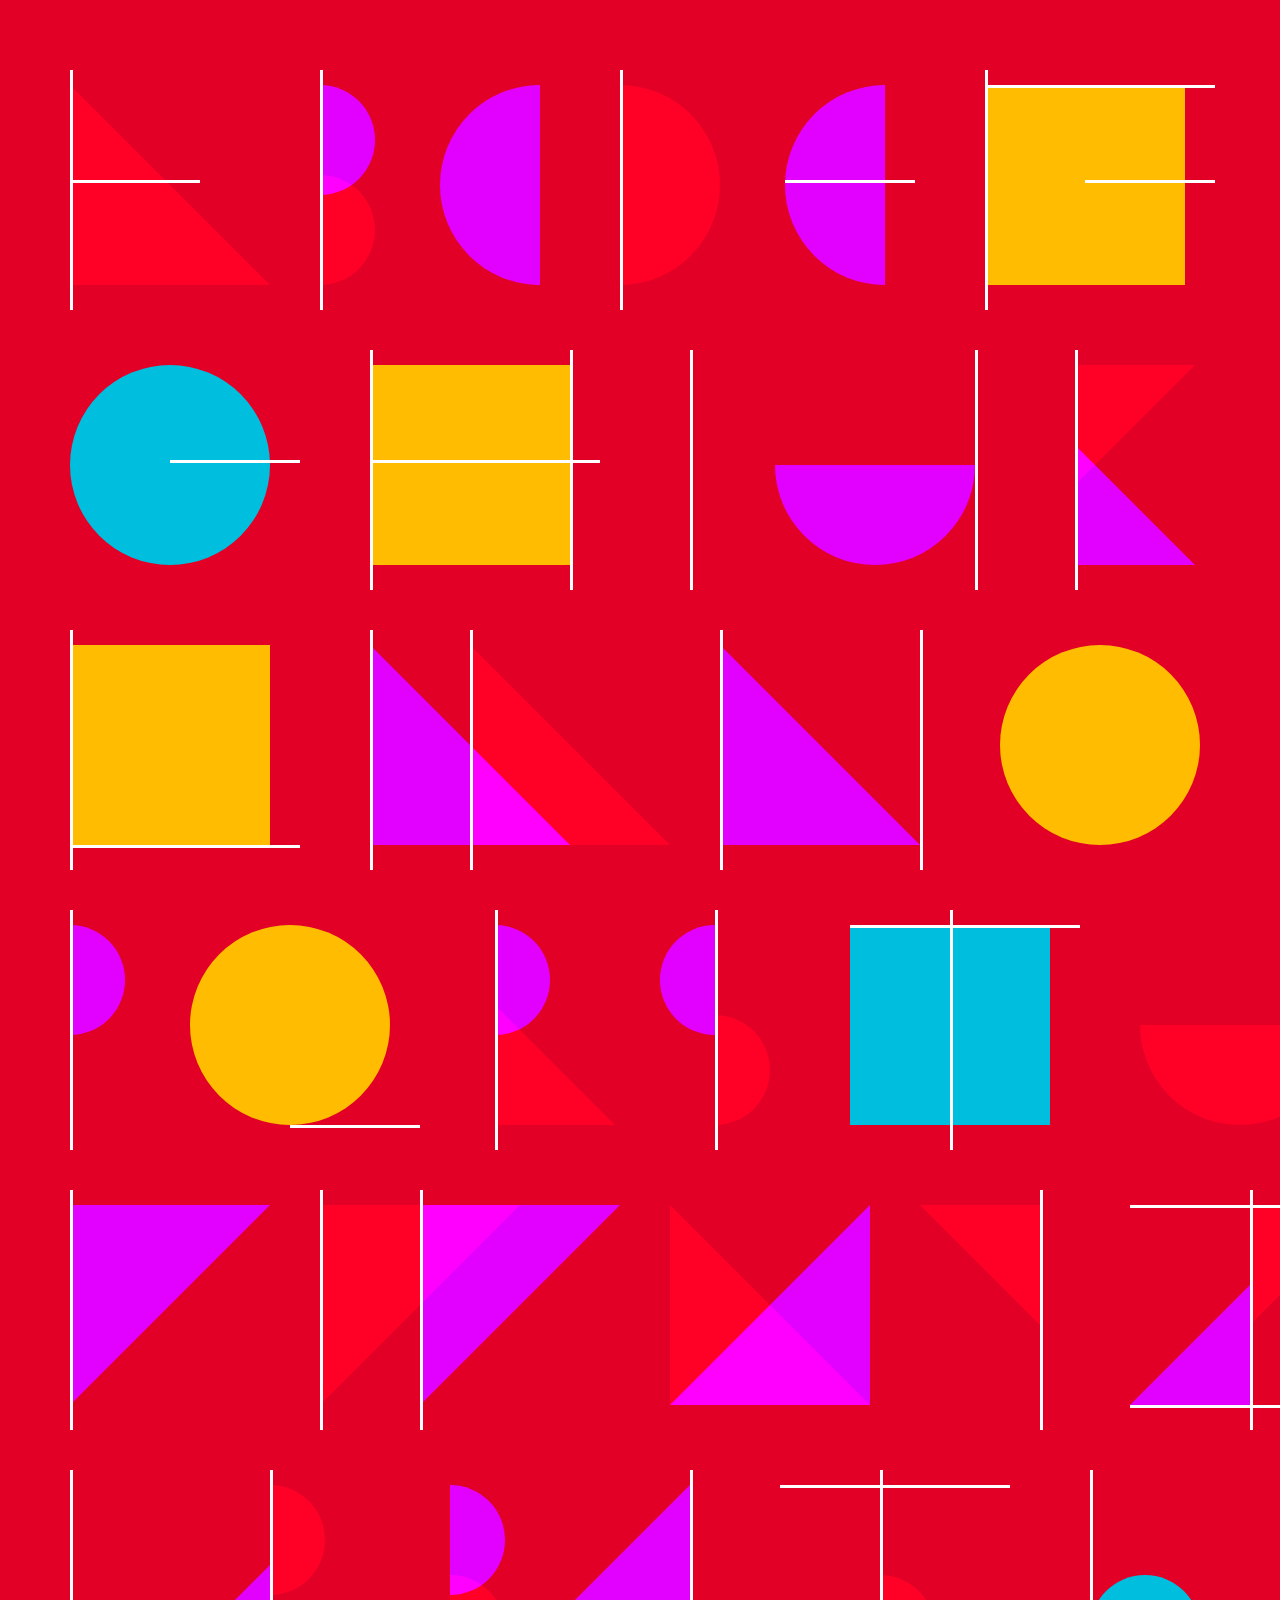
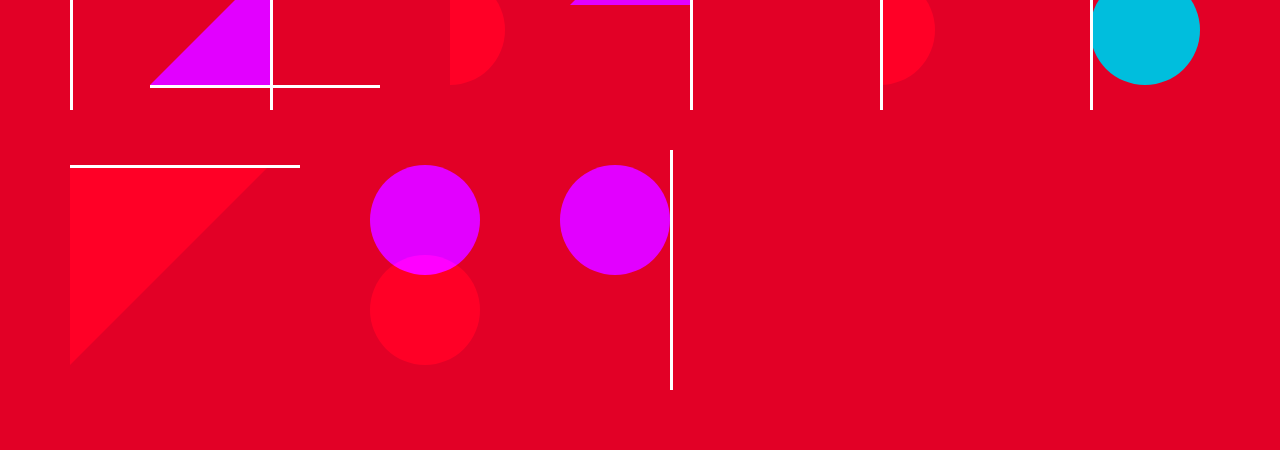
<file: index.html>
<html>
	<head>
		<title>TRIANGLE</title>
		<link href="css/styles.css" rel="stylesheet" />
	</head>
<body>
<div id="content">


<div id="letterboxa">
	<div class="triangle1"></div>
	<div class="line1"></div>
	<div class="line2"></div>
</div>
<div id="letterboxb">
	<div class="halfcircle1"></div>
	<div class="halfcircle2"></div>
	<div class="line1"></div>
</div>
<div id="letterboxc">
	<div class="halfcircle3"></div>
</div>
<div id="letterboxd">
	<div class="line1"></div>
	<div class="halfcircle4"></div>
</div>
<div id="letterboxe">
	<div class="line2"></div>
	<div class="halfcircle3"></div>
</div>
<div id="letterboxf">
	<div class="square1"></div>
	<div class="line1"></div>
	<div class="line3"></div>
	<div class="line4"></div>
</div>
<div id="letterboxg">
	<div class="circle1"></div>
	<div class="line3"></div>
</div>
<div id="letterboxh">
	<div class="square1"></div>
	<div class="line1"></div>
	<div class="line5"></div>
	<div class="line6"></div>
</div>
<div id="letterboxi">
	<div class="line1"></div>
</div>
<div id="letterboxj">
	<div class="line6"></div>
	<div class="halfcircle5"></div>
</div>
<div id="letterboxk">
	<div class="line1"></div>
	<div class="triangle2"></div>
	<div class="triangle3"></div>
</div>
<div id="letterboxl">
	<div class="square1"></div>
	<div class="line1"></div>
	<div class="line7"></div>
</div>
<div id="letterboxm">
	<div class="triangle4"></div>
	<div class="triangle5"></div>
	<div class="line1"></div>
	<div class="line8"></div>
</div>
<div id="letterboxn">
	<div class="triangle4"></div>
	<div class="line1"></div>
	<div class="line6"></div>
</div>
<div id="letterboxo">
	<div class="circle2"></div>
</div>
<div id="letterboxp">
	<div class="halfcircle1"></div>
	<div class="line1"></div>
</div>
<div id="letterboxq">
	<div class="circle2"></div>
	<div class="line9"></div>
</div>
<div id="letterboxr">
	<div class="halfcircle1"></div>
	<div class="triangle6"></div>
	<div class="line1"></div>
</div>
<div id="letterboxs">
	<div class="halfcircle6"></div>
	<div class="halfcircle7"></div>
	<div class="line10"></div>
</div>
<div id="letterboxt">
	<div class="square2"></div>
	<div class="line4"></div>
	<div class="line11"></div>
</div>
<div id="letterboxu">
	<div class="halfcircle8"></div>
</div>
<div id="letterboxv">
	<div class="triangle7"></div>
	<div class="line1"></div>
</div>
<div id="letterboxw">
	<div class="triangle8"></div>
	<div class="triangle9"></div>
	<div class="line1"></div>
	<div class="line8"></div>
</div>
<div id="letterboxx">
	<div class="triangle1"></div>
	<div class="triangle10"></div>
</div>
<div id="letterboxy">
	<div class="triangle11"></div>
	<div class="line6"></div>
</div>
<div id="letterboxz">
	<div class="line12"></div>
	<div class="triangle12"></div>
	<div class="triangle13"></div>
	<div class="line4"></div>
	<div class="line7"></div>
</div>
<div id="letterbox1">
	<div class="line1"></div>
</div>
<div id="letterbox2">
	<div class="line12"></div>
	<div class="halfcircle9"></div>
	<div class="triangle13"></div>
	<div class="line7"></div>
</div>
<div id="letterbox3">
	<div class="halfcircle1"></div>
	<div class="halfcircle2"></div>
</div>
<div id="letterbox4">
	<div class="triangle14"></div>
	<div class="line6"></div>
</div>
<div id="letterbox5">
	<div class="halfcircle10"></div>
	<div class="line11"></div>
	<div class="line4"></div>
</div>
<div id="letterbox6">
	<div class="line1"></div>
	<div class="circle3"></div>
</div>
<div id="letterbox7">
	<div class="triangle8"></div>
	<div class="line4"></div>
</div>
<div id="letterbox8">
	<div class="circle4"></div>
	<div class="circle5"></div>
</div>
<div id="letterbox9">
	<div class="circle4"></div>
	<div class="line13"></div>
</div>

</div>


</body>

</html>
</file>
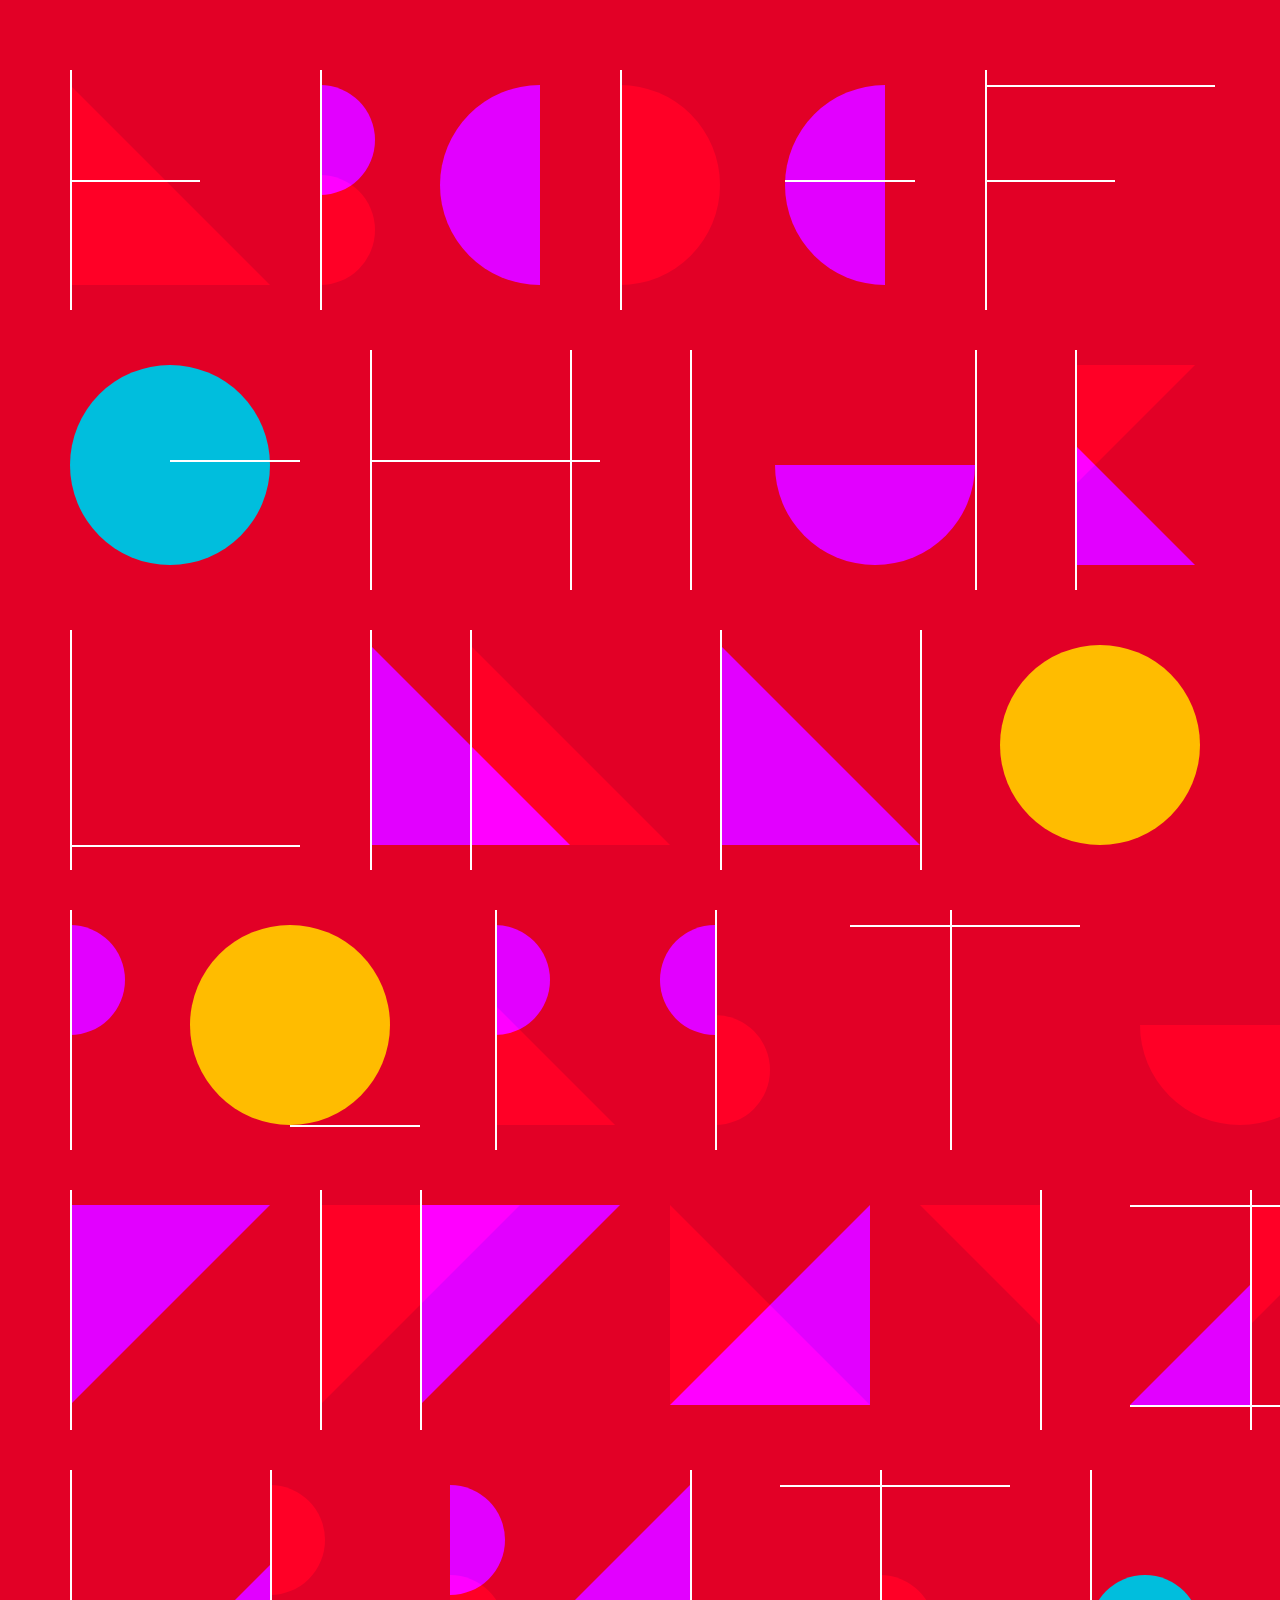
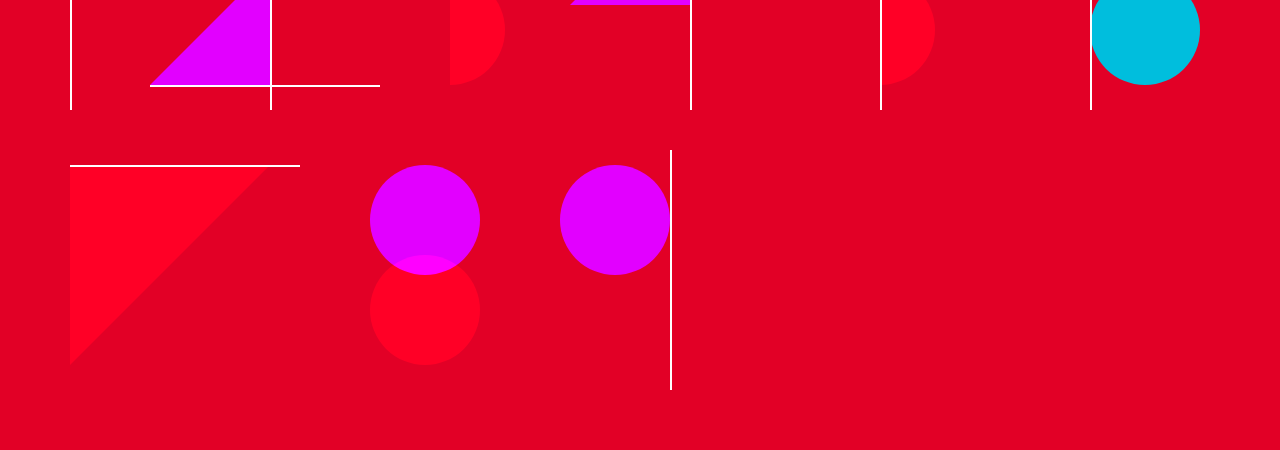
<file: alphabet_mod/index.html>
<html>
	<head>
		<title>TRIANGLE</title>
		<link href="css/styles.css" rel="stylesheet" />
	</head>
<body>
<div id="content">


<div id="letterboxa">
	<div class="triangle1"></div>
	<div class="line1"></div>
	<div class="line2"></div>
</div>
<div id="letterboxb">
	<div class="halfcircle1"></div>
	<div class="halfcircle2"></div>
	<div class="line1"></div>
</div>
<div id="letterboxc">
	<div class="halfcircle3"></div>
</div>
<div id="letterboxd">
	<div class="line1"></div>
	<div class="halfcircle4"></div>
</div>
<div id="letterboxe">
	<div class="line2"></div>
	<div class="halfcircle3"></div>
</div>
<div id="letterboxf">
	<div class="line1"></div>
	<div class="line2"></div>
	<div class="line4"></div>
</div>
<div id="letterboxg">
	<div class="circle1"></div>
	<div class="line3"></div>
</div>
<div id="letterboxh">
	<div class="line1"></div>
	<div class="line5"></div>
	<div class="line6"></div>
</div>
<div id="letterboxi">
	<div class="line1"></div>
</div>
<div id="letterboxj">
	<div class="line6"></div>
	<div class="halfcircle5"></div>
</div>
<div id="letterboxk">
	<div class="line1"></div>
	<div class="triangle2"></div>
	<div class="triangle3"></div>
</div>
<div id="letterboxl">
	<div class="line1"></div>
	<div class="line7"></div>
</div>
<div id="letterboxm">
	<div class="triangle4"></div>
	<div class="triangle5"></div>
	<div class="line1"></div>
	<div class="line8"></div>
</div>
<div id="letterboxn">
	<div class="triangle4"></div>
	<div class="line1"></div>
	<div class="line6"></div>
</div>
<div id="letterboxo">
	<div class="circle2"></div>
</div>
<div id="letterboxp">
	<div class="halfcircle1"></div>
	<div class="line1"></div>
</div>
<div id="letterboxq">
	<div class="circle2"></div>
	<div class="line9"></div>
</div>
<div id="letterboxr">
	<div class="halfcircle1"></div>
	<div class="triangle6"></div>
	<div class="line1"></div>
</div>
<div id="letterboxs">
	<div class="halfcircle6"></div>
	<div class="halfcircle7"></div>
	<div class="line10"></div>
</div>
<div id="letterboxt">
	<div class="line4"></div>
	<div class="line11"></div>
</div>
<div id="letterboxu">
	<div class="halfcircle8"></div>
</div>
<div id="letterboxv">
	<div class="triangle7"></div>
	<div class="line1"></div>
</div>
<div id="letterboxw">
	<div class="triangle8"></div>
	<div class="triangle9"></div>
	<div class="line1"></div>
	<div class="line8"></div>
</div>
<div id="letterboxx">
	<div class="triangle1"></div>
	<div class="triangle10"></div>
</div>
<div id="letterboxy">
	<div class="triangle11"></div>
	<div class="line6"></div>
</div>
<div id="letterboxz">
	<div class="line12"></div>
	<div class="triangle12"></div>
	<div class="triangle13"></div>
	<div class="line4"></div>
	<div class="line7"></div>
</div>
<div id="letterbox1">
	<div class="line1"></div>
</div>
<div id="letterbox2">
	<div class="line12"></div>
	<div class="halfcircle9"></div>
	<div class="triangle13"></div>
	<div class="line7"></div>
</div>
<div id="letterbox3">
	<div class="halfcircle1"></div>
	<div class="halfcircle2"></div>
</div>
<div id="letterbox4">
	<div class="triangle14"></div>
	<div class="line6"></div>
</div>
<div id="letterbox5">
	<div class="halfcircle10"></div>
	<div class="line11"></div>
	<div class="line4"></div>
</div>
<div id="letterbox6">
	<div class="line1"></div>
	<div class="circle3"></div>
</div>
<div id="letterbox7">
	<div class="triangle8"></div>
	<div class="line4"></div>
</div>
<div id="letterbox8">
	<div class="circle4"></div>
	<div class="circle5"></div>
</div>
<div id="letterbox9">
	<div class="circle4"></div>
	<div class="line13"></div>
</div>

</div>


</body>

</html>
</file>
<file: css/styles.css>
body {
	text-align:left;
	background-color:#e20026;
}
#content {
	position: absolute;
	left: 50px;
	top: 50px;
	height: 2000px;
}
#letterboxa {
	position: absolute;
	left: 20px;
	top: 20px;
}
#letterboxb {
	position: absolute;
	left: 270px;
	top: 20px;
}
#letterboxc {
	position: absolute;
	left: 390px;
	top: 20px;
}
#letterboxd {
	position: absolute;
	left: 570px;
	top: 20px;
}
#letterboxe {
	position: absolute;
	left: 735px;
	top: 20px;
}
#letterboxf {
	position: absolute;
	left: 935px;
	top: 20px;
}
#letterboxg {
	position: absolute;
	left: 20px;
	top: 300px;
}
#letterboxh {
	position:absolute;
	left:320px;
	top:300px;
}
#letterboxi {
	position:absolute;
	left:640px;
	top:300px;
}
#letterboxj {
	position:absolute;
	left:725px;
	top:300px;
}
#letterboxk {
	position:absolute;
	left:1025px;
	top:300px;
}
#letterboxl {
	position:absolute;
	left:20px;
	top:580px;
}
#letterboxm {
	position:absolute;
	left:320px;
	top:580px;
}
#letterboxn {
	position:absolute;
	left:670px;
	top:580px;
}
#letterboxo {
	position:absolute;
	left:950px;
	top:580px;
}
#letterboxp {
	position:absolute;
	left:20px;
	top:860px;
}
#letterboxq {
	position:absolute;
	left:140px;
	top:860px;
}
#letterboxr {
	position:absolute;
	left:445px;
	top:860px;
}
#letterboxs {
	position:absolute;
	left:610px;
	top:860px;
}
#letterboxt {
	position:absolute;
	left:800px;
	top:860px;
}
#letterboxu {
	position:absolute;
	left:1090px;
	top:860px;
}
#letterboxv {
	position:absolute;
	left:20px;
	top:1140px;
}
#letterboxw {
	position:absolute;
	left:270px;
	top:1140px;
}
#letterboxx {
	position:absolute;
	left:620px;
	top:1140px;
}
#letterboxy {
	position:absolute;
	left:790px;
	top:1140px;
}
#letterboxz {
	position:absolute;
	left:1080px;
	top:1140px;
}
#letterbox1 {
	position:absolute;
	left:20px;
	top:1420px;
}
#letterbox2 {
	position:absolute;
	left:100px;
	top:1420px;
}
#letterbox3 {
	position:absolute;
	left:400px;
	top:1420px;
}
#letterbox4 {
	position:absolute;
	left:440px;
	top:1420px;
}
#letterbox5 {
	position:absolute;
	left:730px;
	top:1420px;
}
#letterbox6 {
	position:absolute;
	left:1040px;
	top:1420px;
}
#letterbox7 {
	position:absolute;
	left:20px;
	top:1700px;
}
#letterbox8 {
	position:absolute;
	left:320px;
	top:1700px;
}
#letterbox9 {
	position:absolute;
	left:510px;
	top:1700px;
}



.triangle1 {
	width: 0;
	height: 0;
	border-style: solid;
	border-width: 200px 0 0 200px;
	border-color: transparent transparent transparent #ffbc00;
	mix-blend-mode:color-dodge;
	position: absolute;
	top: 15px;
}
.triangle2 {
	width: 0;
	height: 0;
	border-style: solid;
	border-width: 120px 120px 0 0;
	border-color: #ffbc00 transparent transparent transparent;
	mix-blend-mode:color-dodge;
	position: absolute;
	top: 15px;
}
.triangle3 {
	width: 0;
	height: 0;
	border-style: solid;
	border-width: 120px 0 0 120px;
	border-color: transparent transparent transparent #00bedd;
	mix-blend-mode:color-dodge;
	position: absolute;
	top: 95px;
}
.triangle4 {
	width: 0;
	height: 0;
	border-style: solid;
	border-width: 200px 0 0 200px;
	border-color: transparent transparent transparent #00bedd;
	mix-blend-mode:color-dodge;
	position: absolute;
	top: 15px;
}
.triangle5 {
	width: 0;
	height: 0;
	border-style: solid;
	border-width: 200px 0 0 200px;
	border-color: transparent transparent transparent #ffbc00;
	mix-blend-mode:color-dodge;
	position: absolute;
	top: 15px;
	left: 100px;
}
.triangle6 {
	width: 0;
	height: 0;
	border-style: solid;
	border-width: 120px 0 0 120px;
	border-color: transparent transparent transparent #ffbc00;
	mix-blend-mode:color-dodge;
	position: absolute;
	top: 95px;
}
.triangle7 {
	width: 0;
	height: 0;
	border-style: solid;
	border-width: 200px 200px 0 0;
	border-color: #00bedd transparent transparent transparent;
	mix-blend-mode:color-dodge;
	position: absolute;
	top: 15px;
}
.triangle8 {
	width: 0;
	height: 0;
	border-style: solid;
	border-width: 200px 200px 0 0;
	border-color: #ffbc00 transparent transparent transparent;
	mix-blend-mode:color-dodge;
	position: absolute;
	top: 15px;
}
.triangle9 {
	width: 0;
	height: 0;
	border-style: solid;
	border-width: 200px 200px 0 0;
	border-color: #00bedd transparent transparent transparent;
	mix-blend-mode:color-dodge;
	position: absolute;
	top: 15px;
	left: 100px;
}
.triangle10 {
	width: 0;
	height: 0;
	border-style: solid;
	border-width: 200px 200px 0 0;
	border-color: transparent #00bedd transparent transparent;
	mix-blend-mode:color-dodge;
	position: absolute;
	top: 15px;
	left: 0;
}
.triangle11 {
	width: 0;
	height: 0;
	border-style: solid;
	border-width: 0 120px 120px 0;
	border-color: transparent #ffbc00 transparent transparent;
	mix-blend-mode:color-dodge;
	position: absolute;
	top: 15px;
	left: 80px;
}
.triangle12 {
	width: 0;
	height: 0;
	border-style: solid;
	border-width: 120px 120px 0 0;
	border-color: #ffbc00 transparent transparent transparent;
	mix-blend-mode:color-dodge;
	position: absolute;
	top: 15px;
	left: 120px;
}
.triangle13 {
	width: 0;
	height: 0;
	border-style: solid;
	border-width: 120px 120px 0 0;
	border-color: transparent #00bedd transparent transparent;
	mix-blend-mode:color-dodge;
	position: absolute;
	top: 95px;
}
.triangle14 {
	width: 0;
	height: 0;
	border-style: solid;
	border-width: 120px 120px 0 0;
	border-color: transparent #00bedd transparent transparent;
	mix-blend-mode:color-dodge;
	position: absolute;
	top: 15px;
	left: 80px;
}

.line1 {
	position: absolute;
	border-left: 3px solid #ffffff;
	height: 240px;
	left: 0;
	top: 0;
	z-index:2;
}
.line2 {
	position: absolute;
	border-bottom: 3px solid #ffffff;
	width: 130px;
	left: 0;
	top: 110px;
	z-index:2;
}
.line3 {
	position: absolute;
	border-bottom: 3px solid #ffffff;
	width: 130px;
	left: 100px;
	top: 110px;
	z-index:2;
}
.line4 {
	position: absolute;
	border-bottom: 3px solid #ffffff;
	width: 230px;
	left: 0px;
	top: 15px;
	z-index:2;
}
.line5 {
	position: absolute;
	border-bottom: 3px solid #ffffff;
	width: 230px;
	left: 0px;
	top: 110px;
	z-index:2;
}
.line6 {
	position: absolute;
	border-left: 3px solid #ffffff;
	height: 240px;
	left: 200;
	top: 0;
	z-index:2;
}
.line7 {
	position: absolute;
	border-bottom: 3px solid #ffffff;
	width: 230px;
	left: 0px;
	top: 215px;
	z-index:2;
}
.line8 {
	position: absolute;
	border-left: 3px solid #ffffff;
	height: 240px;
	left: 100;
	top: 0;
	z-index:2;
}
.line9 {
	position: absolute;
	border-bottom: 3px solid #ffffff;
	width: 130px;
	left: 100px;
	top: 215px;
	z-index:2;
}
.line10 {
	position: absolute;
	border-left: 3px solid #ffffff;
	height: 240px;
	left: 55px;
	top: 0;
	z-index:2;
}
.line11 {
	position: absolute;
	border-left: 3px solid #ffffff;
	height: 240px;
	left: 100px;
	top: 0;
	z-index:2;
}
.line12 {
	position: absolute;
	border-left: 3px solid #ffffff;
	height: 240px;
	left: 120px;
	top: 0;
	z-index:2;
}
.line13 {
	position: absolute;
	border-left: 3px solid #ffffff;
	height: 240px;
	left: 110px;
	top: 0;
	z-index:2;
}


.halfcircle1{
	height: 110px;
    width: 55px;
    border-radius: 0 55px 55px 0;
    background-color: #00bedd;
    position: absolute;
    left: 0;
    top: 15px;
    mix-blend-mode:color-dodge;
}
.halfcircle2{
	height: 110px;
    width: 55px;
    border-radius: 0 55px 55px 0;
    background-color: #ffbc00;
    position: absolute;
    left: 0;
    top: 105px;
    mix-blend-mode:color-dodge;
}

.halfcircle3{
	height: 200px;
    width: 100px;
    border-radius: 100px 0 0 100px;
    background-color: #00bedd;
    position: absolute;
    left: 0;
    top: 15px;
    mix-blend-mode:color-dodge;
}

.halfcircle4{
	height: 200px;
    width: 100px;
    border-radius: 0 100px 100px 0;
    background-color: #ffbc00;
    position: absolute;
    left: 0;
    top: 15px;
    mix-blend-mode:color-dodge;
}
.halfcircle5{
	height: 100px;
    width: 200px;
    border-radius: 0 0 100px 100px;
    background-color: #00bedd;
    position: absolute;
    left: 0;
    top: 115px;
    mix-blend-mode:color-dodge;
}
.halfcircle6{
	height: 110px;
    width: 55px;
    border-radius: 55px 0 0 55px;
    background-color: #00bedd;
    position: absolute;
    left: 0;
    top: 15px;
    mix-blend-mode:color-dodge;
}
.halfcircle7{
	height: 110px;
    width: 55px;
    border-radius: 0 55px 55px 0;
    background-color: #ffbc00;
    position: absolute;
    left: 55px;
    top: 105px;
    mix-blend-mode:color-dodge;
}
.halfcircle8{
	height: 100px;
    width: 200px;
    border-radius: 0 0 100px 100px;
    background-color: #ffbc00;
    position: absolute;
    left: 0;
    top: 115px;
    mix-blend-mode:color-dodge;
}
.halfcircle9{
	height: 110px;
    width: 55px;
    border-radius: 0 55px 55px 0;
    background-color: #ffbc00;
    position: absolute;
    left: 120px;
    top: 15px;
    mix-blend-mode:color-dodge;
}
.halfcircle10{
	height: 110px;
    width: 55px;
    border-radius: 0 55px 55px 0;
    background-color: #ffbc00;
    position: absolute;
    left: 100px;
    top: 105px;
    mix-blend-mode:color-dodge;
}

.square1{
	height: 200px;
	width: 200px;
	background-color: #ffbc00;
	position: absolute;
	left: 0;
	top: 15px;
}
.square2{
	height: 200px;
	width: 200px;
	background-color: #00bedd;
	position: absolute;
	left: 0;
	top: 15px;
}

.circle1{
	height: 200px;
	width: 200px;
	border-radius: 100px 100px 100px 100px;
	background-color: #00bedd;
	position: absolute;
    left: 0;
    top: 15px;
}
.circle2{
	height: 200px;
	width: 200px;
	border-radius: 100px 100px 100px 100px;
	background-color: #ffbc00;
	position: absolute;
    left: 0;
    top: 15px;
}
.circle3{
	height: 110px;
	width: 110px;
	border-radius: 55px 55px 55px 55px;
	background-color: #00bedd;
	position: absolute;
    left: 0;
    top: 105px;
}
.circle4{
	height: 110px;
	width: 110px;
	border-radius: 55px 55px 55px 55px;
	background-color: #00bedd;
	position: absolute;
    left: 0;
    top: 15px;
    mix-blend-mode:color-dodge;
}
.circle5{
	height: 110px;
	width: 110px;
	border-radius: 55px 55px 55px 55px;
	background-color: #ffbc00;
	position: absolute;
    left: 0;
    top: 105px;
    mix-blend-mode:color-dodge;
}
</file>
<file: alphabet_mod/css/styles.css>
body {
	text-align:left;
	background-color:#e20026;
}
#content {
	position: absolute;
	left: 50px;
	top: 50px;
	height: 2000px;
}
#letterboxa {
	position: absolute;
	left: 20px;
	top: 20px;
}
#letterboxb {
	position: absolute;
	left: 270px;
	top: 20px;
}
#letterboxc {
	position: absolute;
	left: 390px;
	top: 20px;
}
#letterboxd {
	position: absolute;
	left: 570px;
	top: 20px;
}
#letterboxe {
	position: absolute;
	left: 735px;
	top: 20px;
}
#letterboxf {
	position: absolute;
	left: 935px;
	top: 20px;
}
#letterboxg {
	position: absolute;
	left: 20px;
	top: 300px;
}
#letterboxh {
	position:absolute;
	left:320px;
	top:300px;
}
#letterboxi {
	position:absolute;
	left:640px;
	top:300px;
}
#letterboxj {
	position:absolute;
	left:725px;
	top:300px;
}
#letterboxk {
	position:absolute;
	left:1025px;
	top:300px;
}
#letterboxl {
	position:absolute;
	left:20px;
	top:580px;
}
#letterboxm {
	position:absolute;
	left:320px;
	top:580px;
}
#letterboxn {
	position:absolute;
	left:670px;
	top:580px;
}
#letterboxo {
	position:absolute;
	left:950px;
	top:580px;
}
#letterboxp {
	position:absolute;
	left:20px;
	top:860px;
}
#letterboxq {
	position:absolute;
	left:140px;
	top:860px;
}
#letterboxr {
	position:absolute;
	left:445px;
	top:860px;
}
#letterboxs {
	position:absolute;
	left:610px;
	top:860px;
}
#letterboxt {
	position:absolute;
	left:800px;
	top:860px;
}
#letterboxu {
	position:absolute;
	left:1090px;
	top:860px;
}
#letterboxv {
	position:absolute;
	left:20px;
	top:1140px;
}
#letterboxw {
	position:absolute;
	left:270px;
	top:1140px;
}
#letterboxx {
	position:absolute;
	left:620px;
	top:1140px;
}
#letterboxy {
	position:absolute;
	left:790px;
	top:1140px;
}
#letterboxz {
	position:absolute;
	left:1080px;
	top:1140px;
}
#letterbox1 {
	position:absolute;
	left:20px;
	top:1420px;
}
#letterbox2 {
	position:absolute;
	left:100px;
	top:1420px;
}
#letterbox3 {
	position:absolute;
	left:400px;
	top:1420px;
}
#letterbox4 {
	position:absolute;
	left:440px;
	top:1420px;
}
#letterbox5 {
	position:absolute;
	left:730px;
	top:1420px;
}
#letterbox6 {
	position:absolute;
	left:1040px;
	top:1420px;
}
#letterbox7 {
	position:absolute;
	left:20px;
	top:1700px;
}
#letterbox8 {
	position:absolute;
	left:320px;
	top:1700px;
}
#letterbox9 {
	position:absolute;
	left:510px;
	top:1700px;
}



.triangle1 {
	width: 0;
	height: 0;
	border-style: solid;
	border-width: 200px 0 0 200px;
	border-color: transparent transparent transparent #ffbc00;
	mix-blend-mode:color-dodge;
	position: absolute;
	top: 15px;
}
.triangle2 {
	width: 0;
	height: 0;
	border-style: solid;
	border-width: 120px 120px 0 0;
	border-color: #ffbc00 transparent transparent transparent;
	mix-blend-mode:color-dodge;
	position: absolute;
	top: 15px;
}
.triangle3 {
	width: 0;
	height: 0;
	border-style: solid;
	border-width: 120px 0 0 120px;
	border-color: transparent transparent transparent #00bedd;
	mix-blend-mode:color-dodge;
	position: absolute;
	top: 95px;
}
.triangle4 {
	width: 0;
	height: 0;
	border-style: solid;
	border-width: 200px 0 0 200px;
	border-color: transparent transparent transparent #00bedd;
	mix-blend-mode:color-dodge;
	position: absolute;
	top: 15px;
}
.triangle5 {
	width: 0;
	height: 0;
	border-style: solid;
	border-width: 200px 0 0 200px;
	border-color: transparent transparent transparent #ffbc00;
	mix-blend-mode:color-dodge;
	position: absolute;
	top: 15px;
	left: 100px;
}
.triangle6 {
	width: 0;
	height: 0;
	border-style: solid;
	border-width: 120px 0 0 120px;
	border-color: transparent transparent transparent #ffbc00;
	mix-blend-mode:color-dodge;
	position: absolute;
	top: 95px;
}
.triangle7 {
	width: 0;
	height: 0;
	border-style: solid;
	border-width: 200px 200px 0 0;
	border-color: #00bedd transparent transparent transparent;
	mix-blend-mode:color-dodge;
	position: absolute;
	top: 15px;
}
.triangle8 {
	width: 0;
	height: 0;
	border-style: solid;
	border-width: 200px 200px 0 0;
	border-color: #ffbc00 transparent transparent transparent;
	mix-blend-mode:color-dodge;
	position: absolute;
	top: 15px;
}
.triangle9 {
	width: 0;
	height: 0;
	border-style: solid;
	border-width: 200px 200px 0 0;
	border-color: #00bedd transparent transparent transparent;
	mix-blend-mode:color-dodge;
	position: absolute;
	top: 15px;
	left: 100px;
}
.triangle10 {
	width: 0;
	height: 0;
	border-style: solid;
	border-width: 200px 200px 0 0;
	border-color: transparent #00bedd transparent transparent;
	mix-blend-mode:color-dodge;
	position: absolute;
	top: 15px;
	left: 0;
}
.triangle11 {
	width: 0;
	height: 0;
	border-style: solid;
	border-width: 0 120px 120px 0;
	border-color: transparent #ffbc00 transparent transparent;
	mix-blend-mode:color-dodge;
	position: absolute;
	top: 15px;
	left: 80px;
}
.triangle12 {
	width: 0;
	height: 0;
	border-style: solid;
	border-width: 120px 120px 0 0;
	border-color: #ffbc00 transparent transparent transparent;
	mix-blend-mode:color-dodge;
	position: absolute;
	top: 15px;
	left: 120px;
}
.triangle13 {
	width: 0;
	height: 0;
	border-style: solid;
	border-width: 120px 120px 0 0;
	border-color: transparent #00bedd transparent transparent;
	mix-blend-mode:color-dodge;
	position: absolute;
	top: 95px;
}
.triangle14 {
	width: 0;
	height: 0;
	border-style: solid;
	border-width: 120px 120px 0 0;
	border-color: transparent #00bedd transparent transparent;
	mix-blend-mode:color-dodge;
	position: absolute;
	top: 15px;
	left: 80px;
}

.line1 {
	position: absolute;
	border-left: 2px solid #ffffff;
	height: 240px;
	left: 0;
	top: 0;
	z-index:2;
}
.line2 {
	position: absolute;
	border-bottom: 2px solid #ffffff;
	width: 130px;
	left: 0;
	top: 110px;
	z-index:2;
}
.line3 {
	position: absolute;
	border-bottom: 2px solid #ffffff;
	width: 130px;
	left: 100px;
	top: 110px;
	z-index:2;
}
.line4 {
	position: absolute;
	border-bottom: 2px solid #ffffff;
	width: 230px;
	left: 0px;
	top: 15px;
	z-index:2;
}
.line5 {
	position: absolute;
	border-bottom: 2px solid #ffffff;
	width: 230px;
	left: 0px;
	top: 110px;
	z-index:2;
}
.line6 {
	position: absolute;
	border-left: 2px solid #ffffff;
	height: 240px;
	left: 200;
	top: 0;
	z-index:2;
}
.line7 {
	position: absolute;
	border-bottom: 2px solid #ffffff;
	width: 230px;
	left: 0px;
	top: 215px;
	z-index:2;
}
.line8 {
	position: absolute;
	border-left: 2px solid #ffffff;
	height: 240px;
	left: 100;
	top: 0;
	z-index:2;
}
.line9 {
	position: absolute;
	border-bottom: 2px solid #ffffff;
	width: 130px;
	left: 100px;
	top: 215px;
	z-index:2;
}
.line10 {
	position: absolute;
	border-left: 2px solid #ffffff;
	height: 240px;
	left: 55px;
	top: 0;
	z-index:2;
}
.line11 {
	position: absolute;
	border-left: 2px solid #ffffff;
	height: 240px;
	left: 100px;
	top: 0;
	z-index:2;
}
.line12 {
	position: absolute;
	border-left: 2px solid #ffffff;
	height: 240px;
	left: 120px;
	top: 0;
	z-index:2;
}
.line13 {
	position: absolute;
	border-left: 2px solid #ffffff;
	height: 240px;
	left: 110px;
	top: 0;
	z-index:2;
}


.halfcircle1{
	height: 110px;
    width: 55px;
    border-radius: 0 55px 55px 0;
    background-color: #00bedd;
    position: absolute;
    left: 0;
    top: 15px;
    mix-blend-mode:color-dodge;
}
.halfcircle2{
	height: 110px;
    width: 55px;
    border-radius: 0 55px 55px 0;
    background-color: #ffbc00;
    position: absolute;
    left: 0;
    top: 105px;
    mix-blend-mode:color-dodge;
}

.halfcircle3{
	height: 200px;
    width: 100px;
    border-radius: 100px 0 0 100px;
    background-color: #00bedd;
    position: absolute;
    left: 0;
    top: 15px;
    mix-blend-mode:color-dodge;
}

.halfcircle4{
	height: 200px;
    width: 100px;
    border-radius: 0 100px 100px 0;
    background-color: #ffbc00;
    position: absolute;
    left: 0;
    top: 15px;
    mix-blend-mode:color-dodge;
}
.halfcircle5{
	height: 100px;
    width: 200px;
    border-radius: 0 0 100px 100px;
    background-color: #00bedd;
    position: absolute;
    left: 0;
    top: 115px;
    mix-blend-mode:color-dodge;
}
.halfcircle6{
	height: 110px;
    width: 55px;
    border-radius: 55px 0 0 55px;
    background-color: #00bedd;
    position: absolute;
    left: 0;
    top: 15px;
    mix-blend-mode:color-dodge;
}
.halfcircle7{
	height: 110px;
    width: 55px;
    border-radius: 0 55px 55px 0;
    background-color: #ffbc00;
    position: absolute;
    left: 55px;
    top: 105px;
    mix-blend-mode:color-dodge;
}
.halfcircle8{
	height: 100px;
    width: 200px;
    border-radius: 0 0 100px 100px;
    background-color: #ffbc00;
    position: absolute;
    left: 0;
    top: 115px;
    mix-blend-mode:color-dodge;
}
.halfcircle9{
	height: 110px;
    width: 55px;
    border-radius: 0 55px 55px 0;
    background-color: #ffbc00;
    position: absolute;
    left: 120px;
    top: 15px;
    mix-blend-mode:color-dodge;
}
.halfcircle10{
	height: 110px;
    width: 55px;
    border-radius: 0 55px 55px 0;
    background-color: #ffbc00;
    position: absolute;
    left: 100px;
    top: 105px;
    mix-blend-mode:color-dodge;
}

.square1{
	height: 200px;
	width: 200px;
	background-color: #ffbc00;
	position: absolute;
	left: 0;
	top: 15px;
}
.square2{
	height: 200px;
	width: 200px;
	background-color: #00bedd;
	position: absolute;
	left: 0;
	top: 15px;
}

.circle1{
	height: 200px;
	width: 200px;
	border-radius: 100px 100px 100px 100px;
	background-color: #00bedd;
	position: absolute;
    left: 0;
    top: 15px;
}
.circle2{
	height: 200px;
	width: 200px;
	border-radius: 100px 100px 100px 100px;
	background-color: #ffbc00;
	position: absolute;
    left: 0;
    top: 15px;
}
.circle3{
	height: 110px;
	width: 110px;
	border-radius: 55px 55px 55px 55px;
	background-color: #00bedd;
	position: absolute;
    left: 0;
    top: 105px;
}
.circle4{
	height: 110px;
	width: 110px;
	border-radius: 55px 55px 55px 55px;
	background-color: #00bedd;
	position: absolute;
    left: 0;
    top: 15px;
    mix-blend-mode:color-dodge;
}
.circle5{
	height: 110px;
	width: 110px;
	border-radius: 55px 55px 55px 55px;
	background-color: #ffbc00;
	position: absolute;
    left: 0;
    top: 105px;
    mix-blend-mode:color-dodge;
}
</file>
